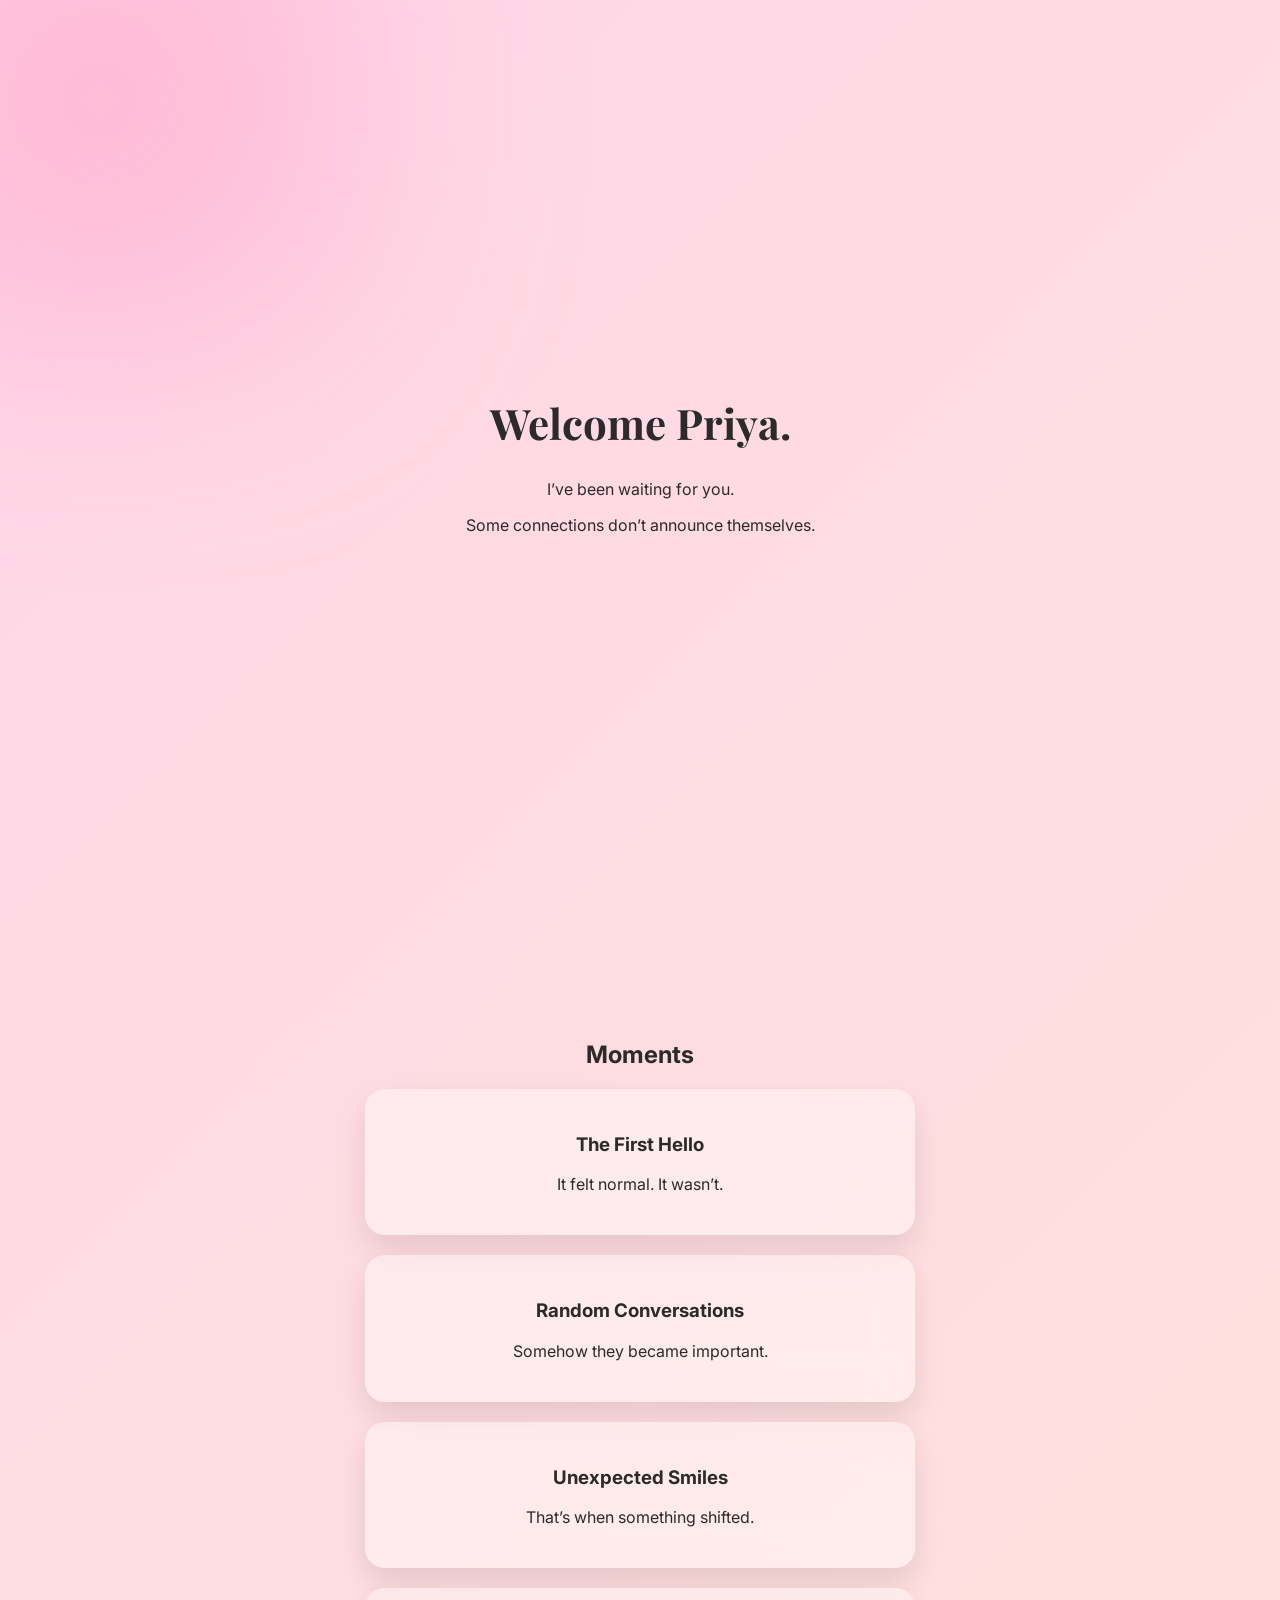
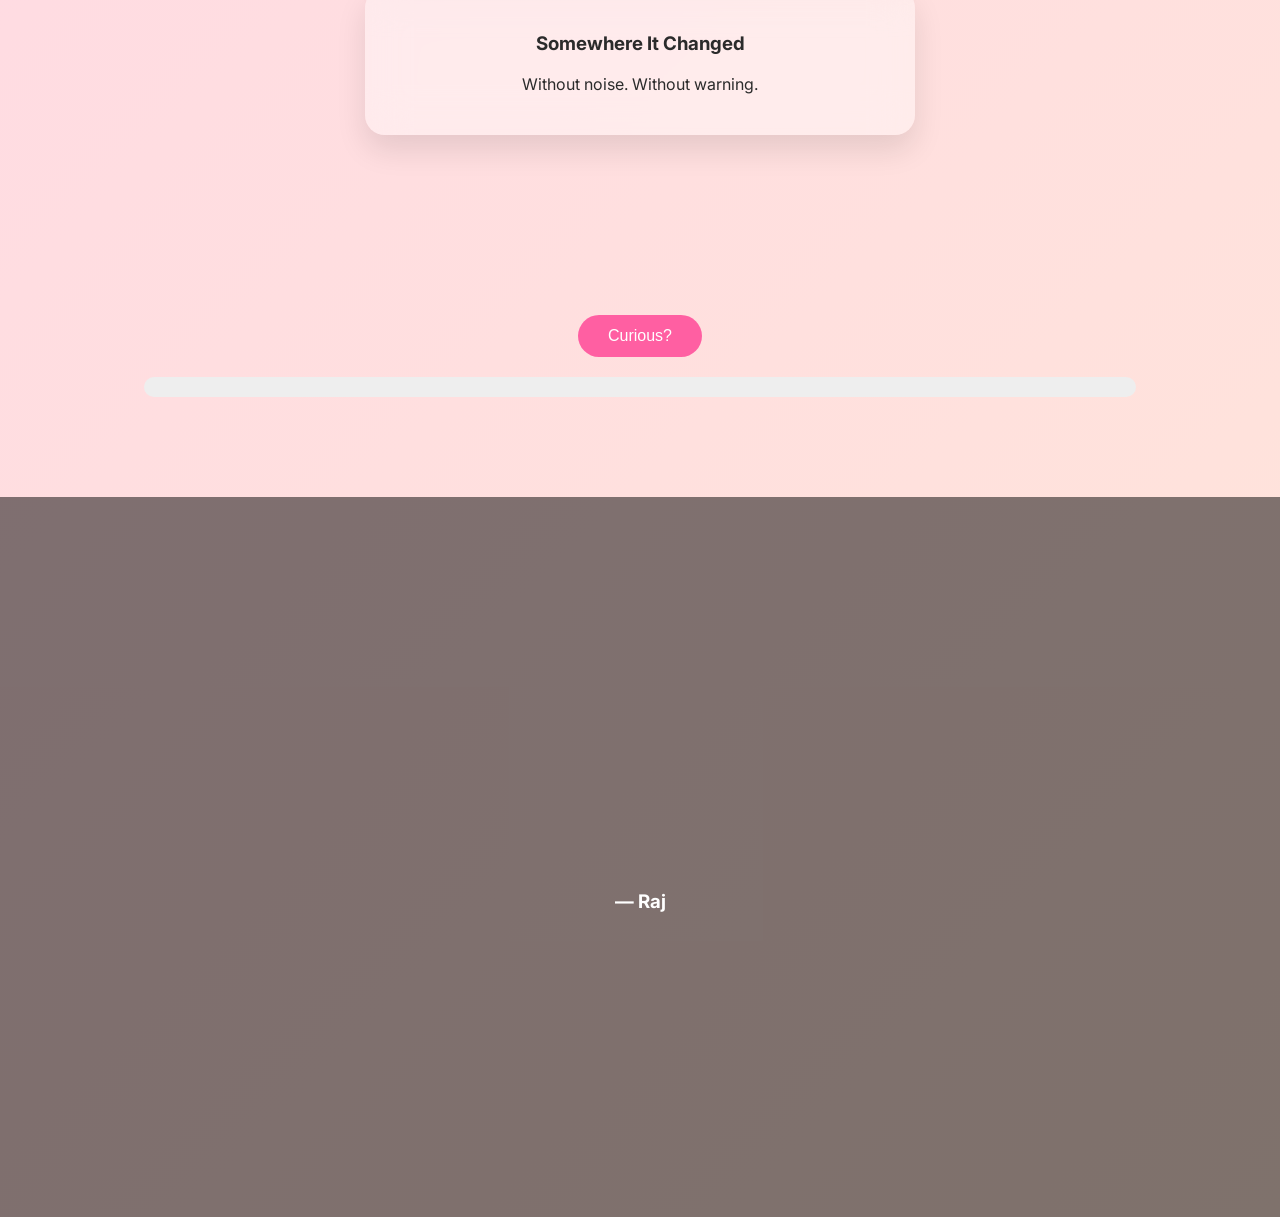
<file: index.html>
<!DOCTYPE html>
<html lang="en">
<head>
<meta charset="UTF-8">
<meta name="viewport" content="width=device-width, initial-scale=1.0">
<title>For Priya</title>

<link href="https://fonts.googleapis.com/css2?family=Playfair+Display:wght@600;700&family=Inter:wght@300;400;500&display=swap" rel="stylesheet">
<link rel="stylesheet" href="style.css">
</head>
<body>

<div class="bg-glow"></div>

<section class="hero">
  <h1 id="mainTitle">Welcome Priya.</h1>
  <p class="subtitle" id="line1">I’ve been waiting for you.</p>
  <p class="subtitle" id="line2">Some connections don’t announce themselves.</p>
  <p class="subtitle" id="line3">They just start meaning more.</p>
</section>

<section class="moments">
  <h2>Moments</h2>

  <div class="moment-card">
    <h3>The First Hello</h3>
    <p>It felt normal. It wasn’t.</p>
  </div>

  <div class="moment-card">
    <h3>Random Conversations</h3>
    <p>Somehow they became important.</p>
  </div>

  <div class="moment-card">
    <h3>Unexpected Smiles</h3>
    <p>That’s when something shifted.</p>
  </div>

  <div class="moment-card">
    <h3>Somewhere It Changed</h3>
    <p>Without noise. Without warning.</p>
  </div>
</section>

<section class="love-meter">
  <button onclick="startMeter()">Curious?</button>
  <div class="meter">
    <div id="progress"></div>
  </div>
  <p id="meterText"></p>
</section>

<section class="final">
  <div class="overlay">
    <p>This might be one sided.</p>
    <p>But it’s honest.</p>
    <p>And sometimes honesty is enough.</p>
    <h3>— Raj</h3>
  </div>
</section>

<script src="script.js"></script>
</body>
</html>
</file>
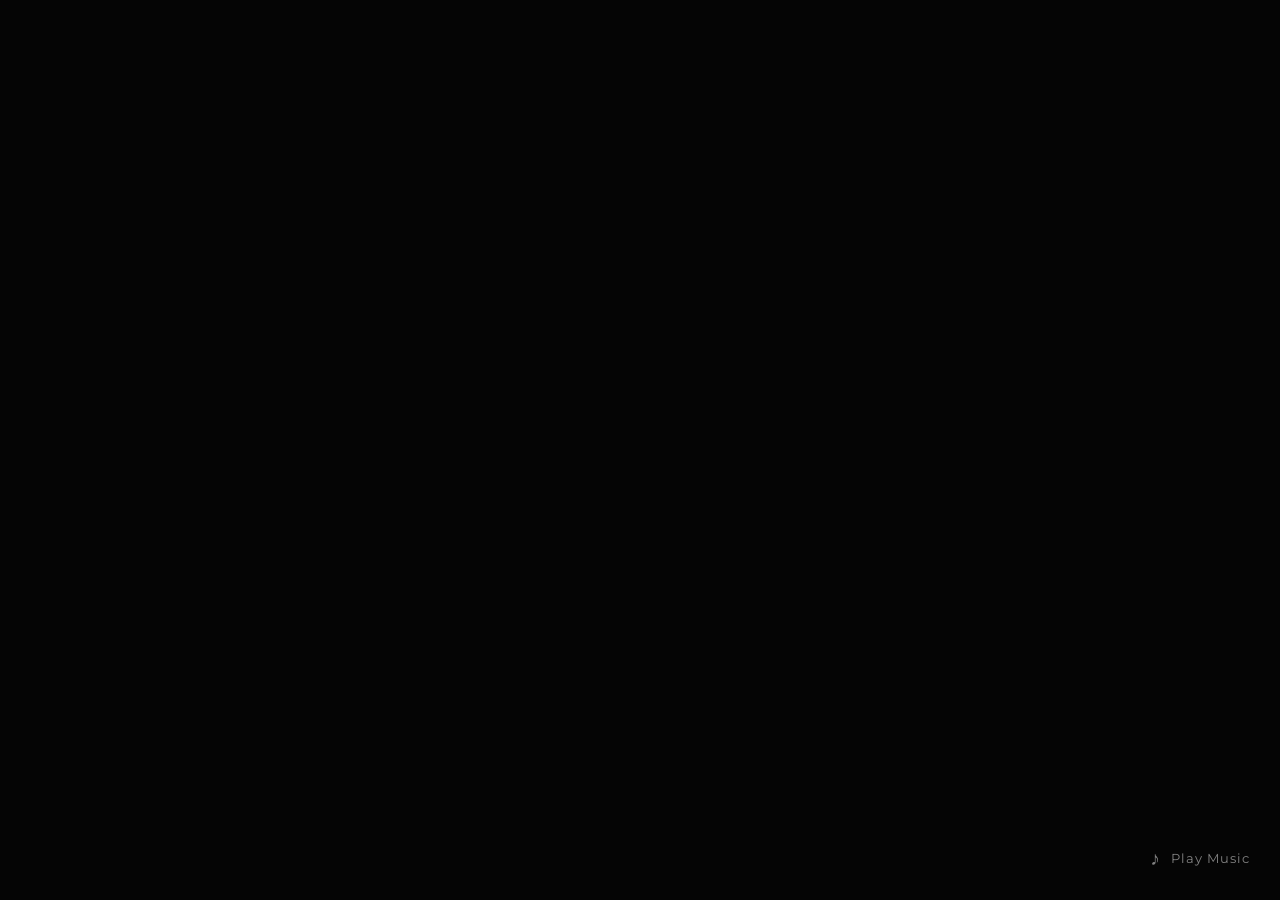
<file: priya.html>
<!DOCTYPE html>
<html lang="en">
<head>
    <meta charset="UTF-8">
    <meta name="viewport" content="width=device-width, initial-scale=1.0">
    <title>For Priya</title>
    
    <!-- Google Fonts: Playfair Display for elegance, Montserrat for readability -->
    <link rel="preconnect" href="https://fonts.googleapis.com">
    <link rel="preconnect" href="https://fonts.gstatic.com" crossorigin>
    <link href="https://fonts.googleapis.com/css2?family=Montserrat:wght@300;400&family=Playfair+Display:ital,wght@0,400;0,700;1,400&display=swap" rel="stylesheet">

    <style>
        /* --- RESET & BASE STYLES --- */
        * {
            margin: 0;
            padding: 0;
            box-sizing: border-box;
        }

        body {
            background-color: #050505; /* Deepest Black */
            color: #f0f0f0;
            font-family: 'Montserrat', sans-serif;
            overflow-x: hidden;
            height: 100vh;
            width: 100%;
        }

        /* --- CANVAS BACKGROUND --- */
        #particles-canvas {
            position: fixed;
            top: 0;
            left: 0;
            width: 100%;
            height: 100%;
            z-index: 0;
            pointer-events: none;
        }

        /* --- TYPOGRAPHY --- */
        h1, h2, h3 {
            font-family: 'Playfair Display', serif;
            font-weight: 400;
            letter-spacing: 1px;
        }

        .gold-text {
            color: #d4af37; /* Metallic Gold */
            text-shadow: 0 0 15px rgba(212, 175, 55, 0.3);
        }

        /* --- SECTIONS --- */
        .section {
            position: absolute;
            top: 0;
            left: 0;
            width: 100%;
            height: 100%;
            display: flex;
            flex-direction: column;
            justify-content: center;
            align-items: center;
            z-index: 1;
            transition: opacity 1.5s ease-in-out;
        }

        /* Section 1: Welcome */
        #welcome-section {
            opacity: 1;
            visibility: visible;
        }

        #welcome-section.hidden {
            opacity: 0;
            visibility: hidden;
            pointer-events: none;
        }

        .intro-text {
            font-size: 4rem;
            margin-bottom: 1rem;
            opacity: 0; /* Start hidden for JS animation */
            transform: translateY(20px);
            transition: opacity 2s ease, transform 2s ease;
            text-align: center;
        }

        .sub-text {
            font-size: 1.2rem;
            font-style: italic;
            color: #a8a8a8;
            margin-bottom: 3rem;
            opacity: 0;
            transform: translateY(20px);
            transition: opacity 2s ease 1s, transform 2s ease 1s; /* 1s delay */
            text-align: center;
            max-width: 80%;
        }

        /* Section 2: Message */
        #message-section {
            opacity: 0;
            visibility: hidden;
            background: rgba(5, 5, 5, 0.85); /* Slight overlay */
            backdrop-filter: blur(5px);
        }

        #message-section.visible {
            opacity: 1;
            visibility: visible;
        }

        .letter-container {
            max-width: 700px;
            padding: 40px;
            border: 1px solid rgba(212, 175, 55, 0.2);
            background: rgba(20, 20, 20, 0.6);
            text-align: center;
            transform: scale(0.9);
            transition: transform 1.5s ease;
        }

        #message-section.visible .letter-container {
            transform: scale(1);
        }

        .letter-content p {
            font-size: 1.1rem;
            line-height: 1.8;
            margin-bottom: 20px;
            color: #dcdcdc;
            opacity: 0;
            transition: opacity 1s ease;
        }

        /* --- BUTTONS --- */
        .btn-enter {
            padding: 15px 40px;
            font-family: 'Montserrat', sans-serif;
            font-size: 0.9rem;
            text-transform: uppercase;
            letter-spacing: 3px;
            color: #d4af37;
            background: transparent;
            border: 1px solid #d4af37;
            cursor: pointer;
            transition: all 0.4s ease;
            opacity: 0; /* Start hidden */
            margin-top: 20px;
            position: relative;
            overflow: hidden;
            z-index: 10;
        }

        .btn-enter:hover {
            background: #d4af37;
            color: #050505;
            box-shadow: 0 0 20px rgba(212, 175, 55, 0.4);
        }

        /* Audio Control */
        .audio-control {
            position: fixed;
            bottom: 30px;
            right: 30px;
            z-index: 100;
            background: transparent;
            border: none;
            color: rgba(255, 255, 255, 0.5);
            cursor: pointer;
            font-family: 'Montserrat', sans-serif;
            font-size: 0.8rem;
            letter-spacing: 1px;
            display: flex;
            align-items: center;
            gap: 10px;
            transition: color 0.3s;
        }

        .audio-control:hover {
            color: #d4af37;
        }

        .audio-icon {
            font-size: 1.2rem;
        }

        /* --- RESPONSIVE --- */
        @media (max-width: 768px) {
            .intro-text { font-size: 2.5rem; }
            .sub-text { font-size: 1rem; }
            .letter-container { padding: 20px; width: 90%; }
            .letter-content p { font-size: 1rem; }
        }
    </style>
</head>
<body>

    <!-- Background Particles Canvas -->
    <canvas id="particles-canvas"></canvas>

    <!-- Audio Element (Hidden) -->
    <!-- Note: Replace 'src' with a local file or a URL. I have provided a placeholder. -->
    <audio id="bg-music" loop>
        <!-- Using a royalty-free piano clip from a CDN for demonstration purposes -->
        <source src="https://cdn.pixabay.com/download/audio/2022/05/27/audio_1808fbf07a.mp3?filename=music-box-101 -chandelier-110287.mp3" type="audio/mpeg">
        Your browser does not support the audio element.
    </audio>

    <!-- Music Toggle Button -->
    <button class="audio-control" id="music-btn">
        <span class="audio-icon">&#9834;</span> <span id="music-text">Play Music</span>
    </button>

    <!-- SECTION 1: WELCOME SCREEN -->
    <div id="welcome-section" class="section">
        <h1 class="intro-text" id="main-title">Welcome Priya</h1>
        <p class="sub-text" id="sub-title">Some names are special. Yours is unforgettable.</p>
        <button class="btn-enter" id="enter-btn">Enter</button>
    </div>

    <!-- SECTION 2: HEARTFELT MESSAGE -->
    <div id="message-section" class="section">
        <div class="letter-container">
            <h2 class="gold-text" style="margin-bottom: 30px; font-size: 2rem;">Dear Priya,</h2>
            <div class="letter-content">
                <p>There are moments in life that feel like they were written in the stars. Meeting you was one of them.</p>
                <p>Your name isn't just a word; it's a feeling—gentle, warm, and incredibly strong. It rolls off the tongue like a favorite melody.</p>
                <p>I wanted to create a small digital space, dedicated to the beauty you bring into the world. Not with grand gestures, but with a moment of peace and clarity.</p>
                <p>Just as these particles float in the vast dark universe, wandering until they find their light, I hope you always find your light.</p>
                <p class="gold-text" style="margin-top: 40px; font-family: 'Playfair Display', serif; font-style: italic;">With love,</p>
            </div>
        </div>
    </div>

    <!-- JAVASCRIPT LOGIC -->
    <script>
        // --- 1. ANIMATION SEQUENCING ---
        document.addEventListener("DOMContentLoaded", () => {
            const title = document.getElementById('main-title');
            const sub = document.getElementById('sub-title');
            const btn = document.getElementById('enter-btn');

            // Animation Timings
            setTimeout(() => {
                title.style.opacity = '1';
                title.style.transform = 'translateY(0)';
            }, 1000); // 1s delay after load

            setTimeout(() => {
                sub.style.opacity = '1';
                sub.style.transform = 'translateY(0)';
            }, 2500); // 2.5s delay

            setTimeout(() => {
                btn.style.opacity = '1';
            }, 4000); // 4s delay
        });

        // --- 2. TRANSITION TO MESSAGE ---
        const enterBtn = document.getElementById('enter-btn');
        const welcomeSec = document.getElementById('welcome-section');
        const messageSec = document.getElementById('message-section');
        const paragraphs = document.querySelectorAll('.letter-content p');

        enterBtn.addEventListener('click', () => {
            // Hide Welcome
            welcomeSec.classList.add('hidden');
            
            // Show Message
            messageSec.classList.add('visible');

            // Staggered fade-in for paragraphs
            paragraphs.forEach((p, index) => {
                setTimeout(() => {
                    p.style.opacity = '1';
                }, 1500
</file>
<file: style.css>
body {
  margin:0;
  font-family:'Inter', sans-serif;
  background:linear-gradient(135deg,#ffd6e8,#ffe5d9);
  overflow-x:hidden;
  color:#2b2b2b;
}

.bg-glow {
  position:fixed;
  width:600px;
  height:600px;
  background:radial-gradient(circle,rgba(255,95,162,0.3),transparent);
  top:-200px;
  left:-200px;
  filter:blur(100px);
  animation:float 8s ease-in-out infinite alternate;
  z-index:-1;
}

@keyframes float {
  to {transform:translate(200px,200px);}
}

.hero {
  height:100vh;
  display:flex;
  flex-direction:column;
  justify-content:center;
  align-items:center;
  text-align:center;
  padding:20px;
}

h1 {
  font-family:'Playfair Display', serif;
  font-size:42px;
  margin-bottom:20px;
}

.subtitle {
  opacity:0;
  margin:8px 0;
  transition:1s ease;
}

.moments {
  padding:80px 20px;
  text-align:center;
}

.moment-card {
  background:rgba(255,255,255,0.4);
  backdrop-filter:blur(20px);
  border-radius:20px;
  padding:25px;
  margin:20px auto;
  max-width:500px;
  box-shadow:0 15px 30px rgba(0,0,0,0.1);
  transition:0.4s;
}

.moment-card:hover {
  transform:translateY(-5px);
}

.love-meter {
  text-align:center;
  padding:80px 20px;
}

button {
  padding:12px 30px;
  border:none;
  border-radius:25px;
  background:#ff5fa2;
  color:white;
  cursor:pointer;
  font-size:16px;
}

.meter {
  width:80%;
  height:20px;
  background:#eee;
  border-radius:20px;
  margin:20px auto;
  overflow:hidden;
}

#progress {
  height:100%;
  width:0%;
  background:#ff3d8f;
  transition:2s ease;
}

.final {
  height:80vh;
  background:rgba(0,0,0,0.5);
  color:white;
  display:flex;
  justify-content:center;
  align-items:center;
  text-align:center;
}

.overlay p {
  margin:10px 0;
  opacity:0;
  transition:1s ease;
}
</file>
